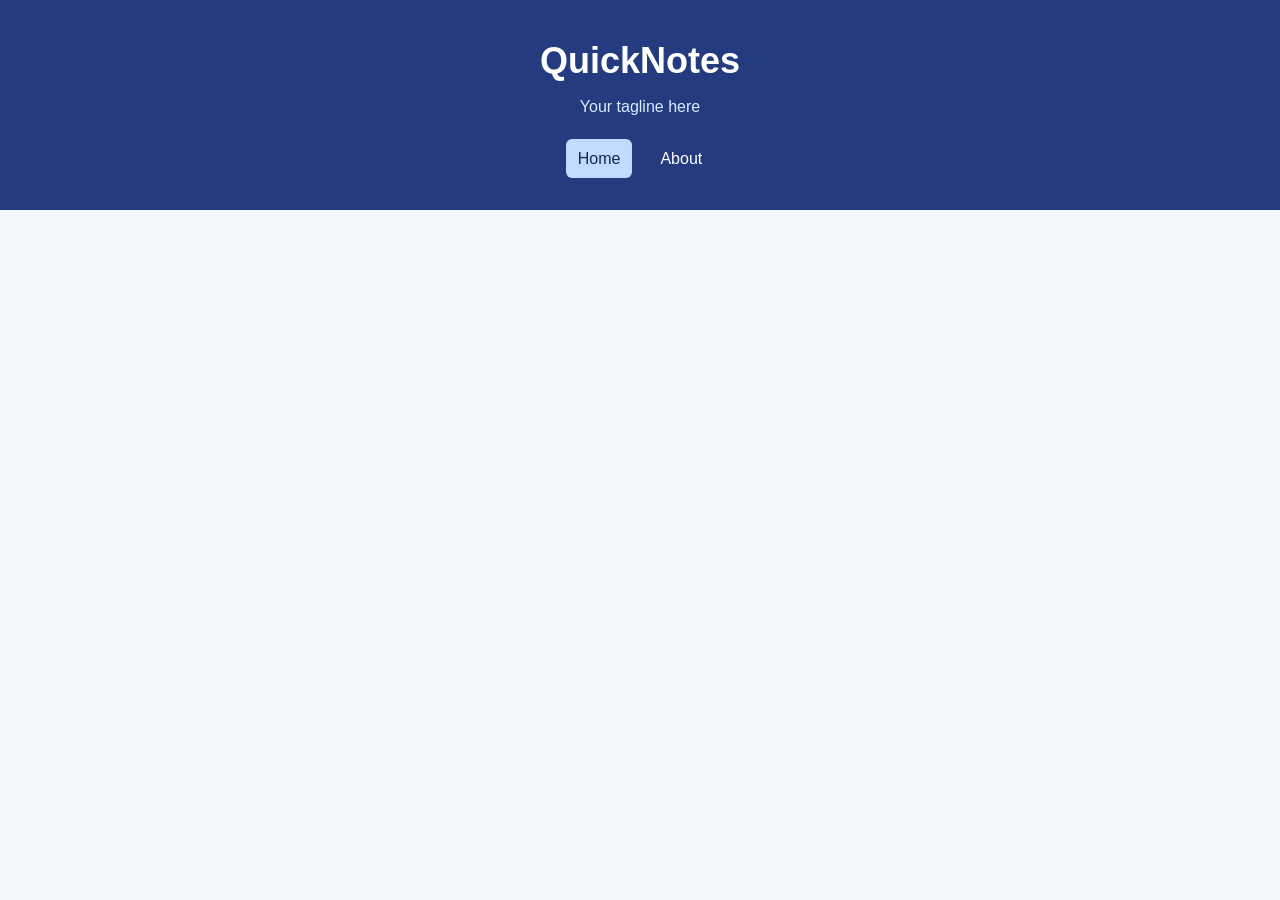
<file: day2/index.html>
<!DOCTYPE html>
<html lang="en">
<head>
  <meta charset="UTF-8">
  <meta name="viewport" content="width=device-width, initial-scale=1.0">
  <title>QuickNotes | Home</title>
  <link rel="stylesheet" href="style.css">
</head>
<body>
  <header>
    <h1>QuickNotes</h1>
    <p>Your tagline here</p>
    <nav>
      <a href="index.html" aria-current="page">Home</a>
      <a href="about.html">About</a>
    </nav>
  </header>
</body>
</html>
</file>
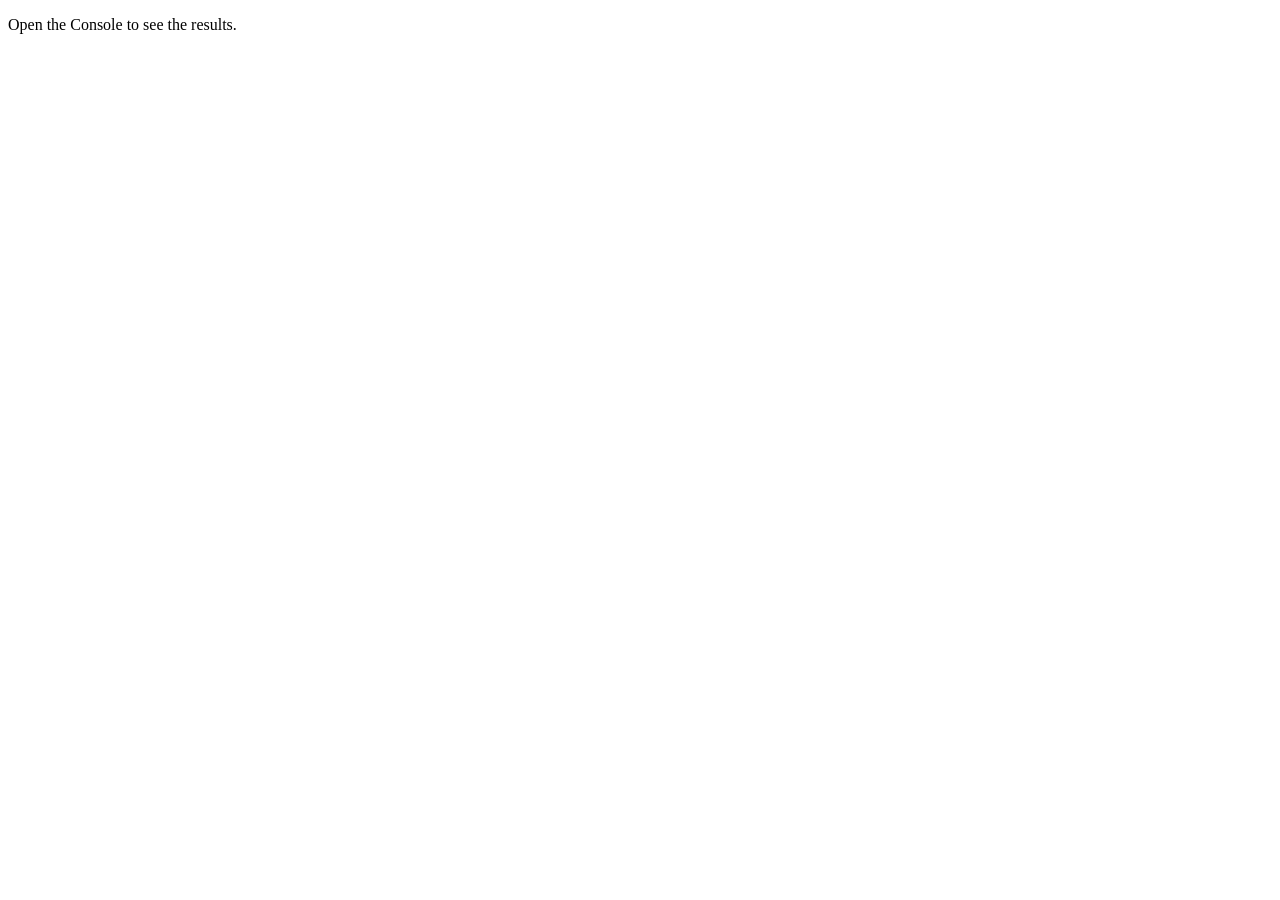
<file: day3/index.html>
<!DOCTYPE html>
<html lang="en">
<head>
  <meta charset="UTF-8">
  <meta name="viewport" content="width=device-width, initial-scale=1.0">
  <title>Notes Toolkit</title>
  <script src="script.js" defer></script>
</head>
<body>
  <p>Open the Console to see the results.</p>
</body>
</html>
</file>
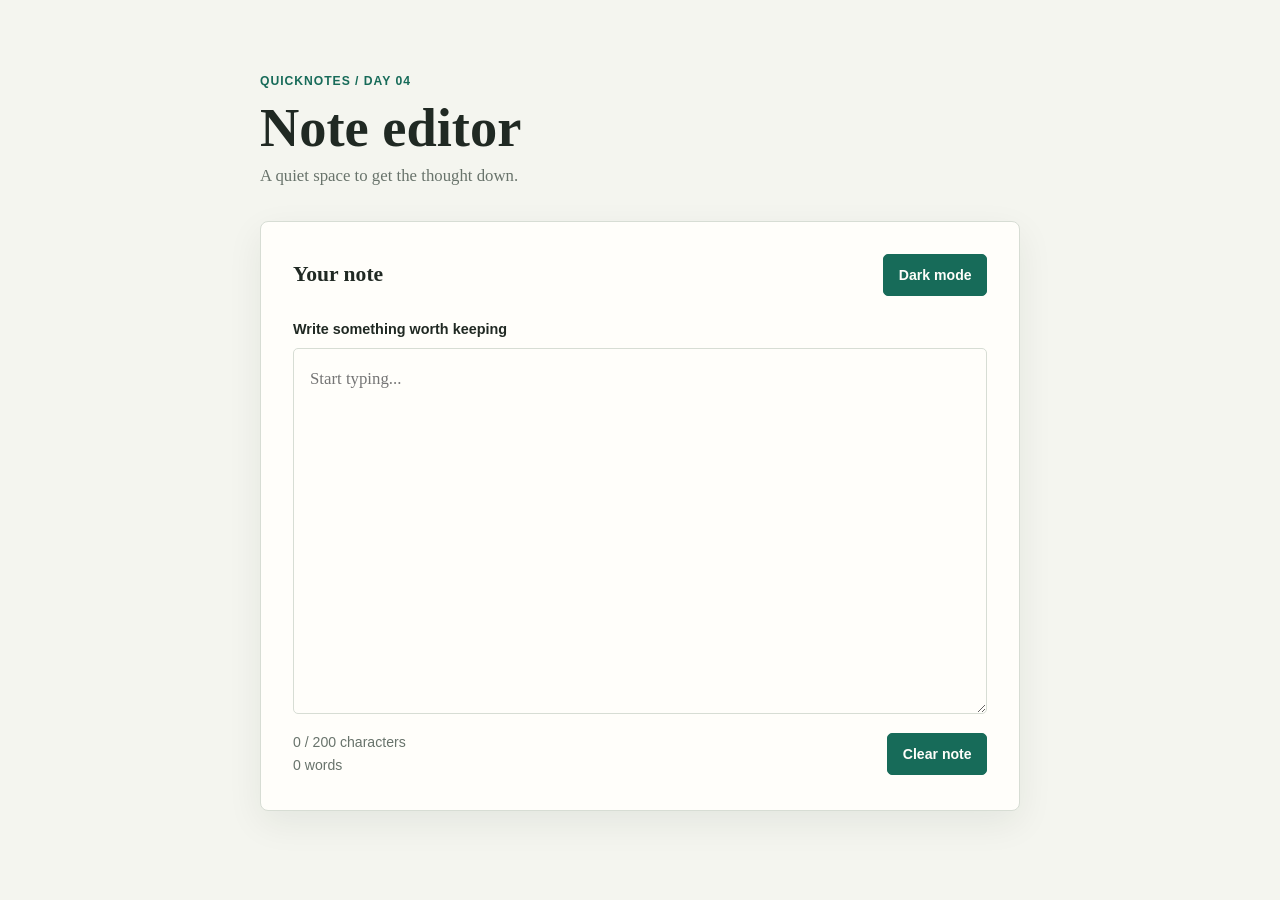
<file: day4/index.html>
<!DOCTYPE html>
<html lang="en">
<head>
  <meta charset="UTF-8">
  <meta name="viewport" content="width=device-width, initial-scale=1.0">
  <title>QuickNotes | Note Editor</title>
  <link rel="stylesheet" href="style.css">
  <script src="script.js" defer></script>
</head>
<body>
  <main>
    <header class="page-header">
      <p class="eyebrow">QUICKNOTES / DAY 04</p>
      <h1>Note editor</h1>
      <p class="intro">A quiet space to get the thought down.</p>
    </header>

    <section class="editor" aria-labelledby="editor-title">
      <div class="editor-heading">
        <h2 id="editor-title">Your note</h2>
        <button id="theme-toggle" type="button">Dark mode</button>
      </div>

      <label for="note-text">Write something worth keeping</label>
      <textarea id="note-text" rows="12" placeholder="Start typing..."></textarea>

      <div class="editor-footer">
        <div class="counts" aria-live="polite" aria-atomic="true">
          <p id="char-count">0 / 200 characters</p>
          <p id="word-count">0 words</p>
        </div>
        <button id="clear-btn" type="button">Clear note</button>
      </div>
    </section>
  </main>
</body>
</html>
</file>
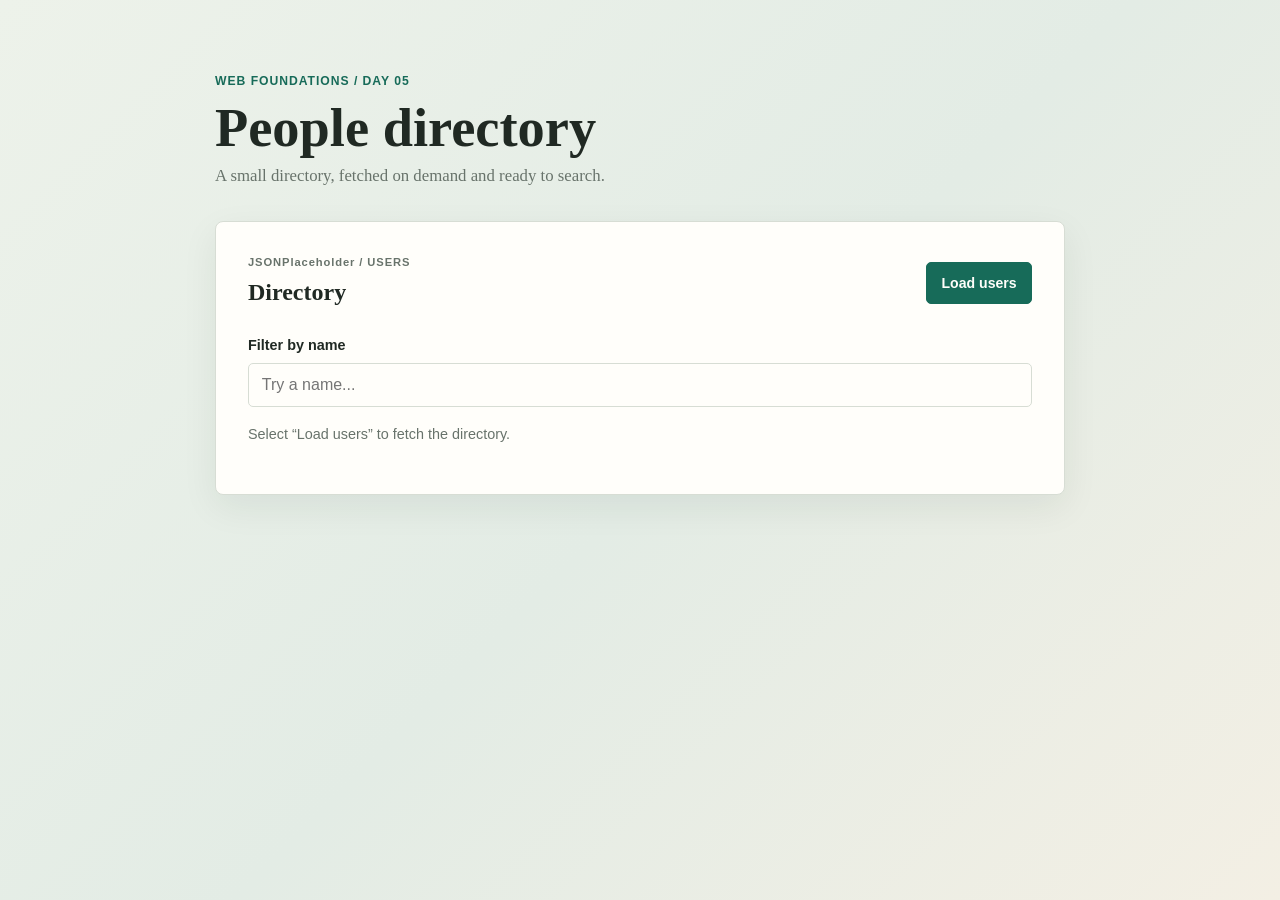
<file: day5/index.html>
<!DOCTYPE html>
<html lang="en">
<head>
  <meta charset="UTF-8">
  <meta name="viewport" content="width=device-width, initial-scale=1.0">
  <title>People directory | Day 5</title>
  <link rel="stylesheet" href="style.css">
  <script src="users.js" defer></script>
</head>
<body>
  <main>
    <header class="page-header">
      <p class="eyebrow">WEB FOUNDATIONS / DAY 05</p>
      <h1>People directory</h1>
      <p class="intro">A small directory, fetched on demand and ready to search.</p>
    </header>

    <section class="directory" aria-labelledby="directory-title">
      <div class="directory-heading">
        <div>
          <p class="section-kicker">JSONPlaceholder / USERS</p>
          <h2 id="directory-title">Directory</h2>
        </div>
        <button id="load-users" type="button">Load users</button>
      </div>

      <label for="filter-input">Filter by name</label>
      <input id="filter-input" type="search" placeholder="Try a name..." autocomplete="off">

      <p id="status" role="status" aria-live="polite">Select “Load users” to fetch the directory.</p>
      <ul id="users-list" aria-label="Users"></ul>
    </section>
  </main>
</body>
</html>
</file>
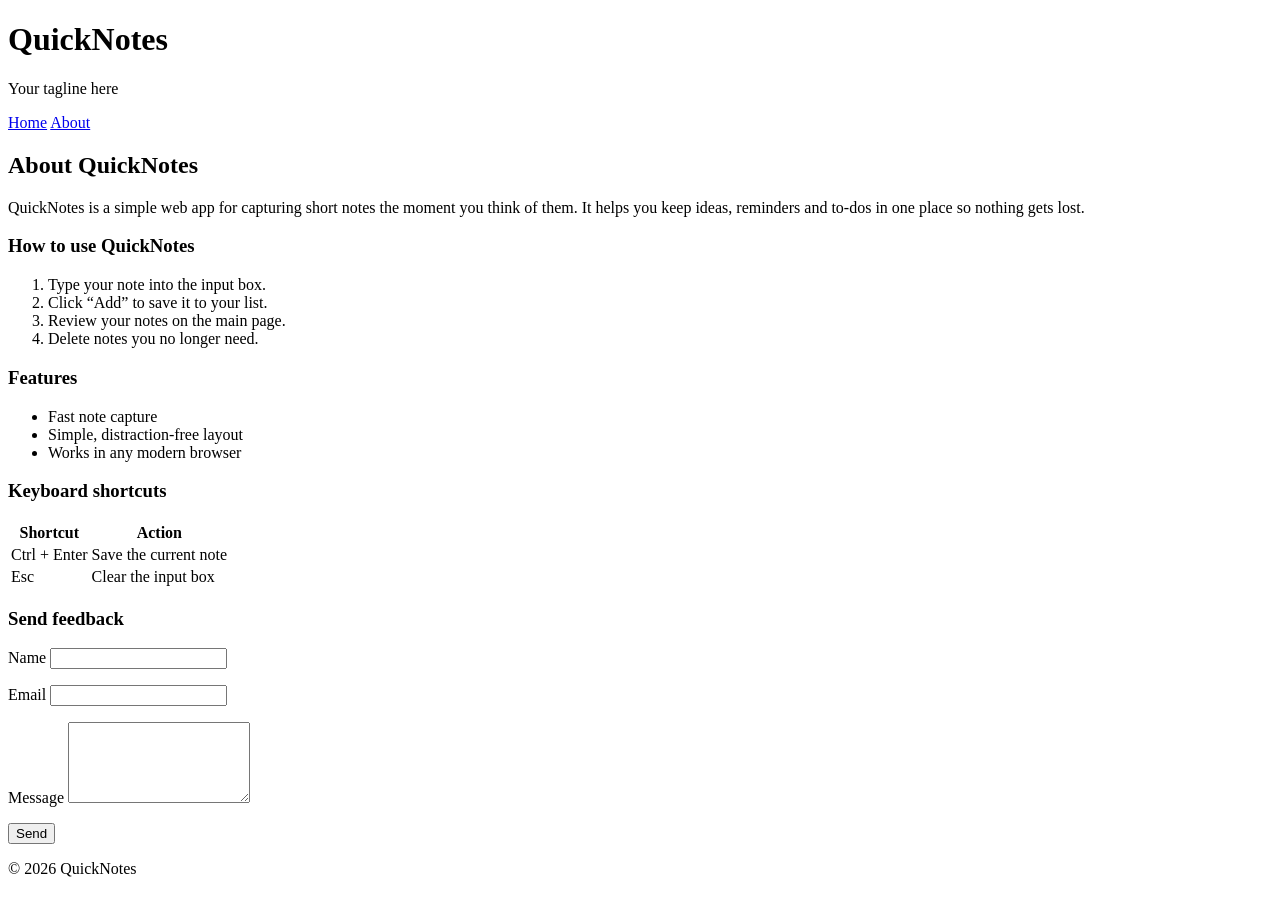
<file: day1/about.html>
<!DOCTYPE html>
<html lang="en">
<head>
  <meta charset="UTF-8">
  <meta name="viewport" content="width=device-width, initial-scale=1.0">
  <title>About QuickNotes</title>
</head>
<body>
  <header>
    <h1>QuickNotes</h1>
    <p>Your tagline here</p>
    <nav>
      <a href="index.html">Home</a>
      <a href="about.html" aria-current="page">About</a>
    </nav>
  </header>

  <main>
    <h2>About QuickNotes</h2>
    <p>QuickNotes is a simple web app for capturing short notes the moment you think of them. It helps you keep ideas, reminders and to-dos in one place so nothing gets lost.</p>

    <section>
      <h3>How to use QuickNotes</h3>
      <ol>
        <li>Type your note into the input box.</li>
        <li>Click “Add” to save it to your list.</li>
        <li>Review your notes on the main page.</li>
        <li>Delete notes you no longer need.</li>
      </ol>
    </section>

    <section>
      <h3>Features</h3>
      <ul>
        <li>Fast note capture</li>
        <li>Simple, distraction-free layout</li>
        <li>Works in any modern browser</li>
      </ul>
    </section>

    <section>
      <h3>Keyboard shortcuts</h3>
      <table>
        <thead>
          <tr>
            <th>Shortcut</th>
            <th>Action</th>
          </tr>
        </thead>
        <tbody>
          <tr>
            <td>Ctrl + Enter</td>
            <td>Save the current note</td>
          </tr>
          <tr>
            <td>Esc</td>
            <td>Clear the input box</td>
          </tr>
        </tbody>
      </table>
    </section>

    <section>
      <h3>Send feedback</h3>
      <form action="#" method="post">
        <p>
          <label for="name">Name</label>
          <input type="text" id="name" name="name" required>
        </p>
        <p>
          <label for="email">Email</label>
          <input type="email" id="email" name="email" required>
        </p>
        <p>
          <label for="message">Message</label>
          <textarea id="message" name="message" rows="5" required></textarea>
        </p>
        <button type="submit">Send</button>
      </form>
    </section>
  </main>

  <footer>
    <p>&copy; 2026 QuickNotes</p>
  </footer>
</body>
</html>
</file>
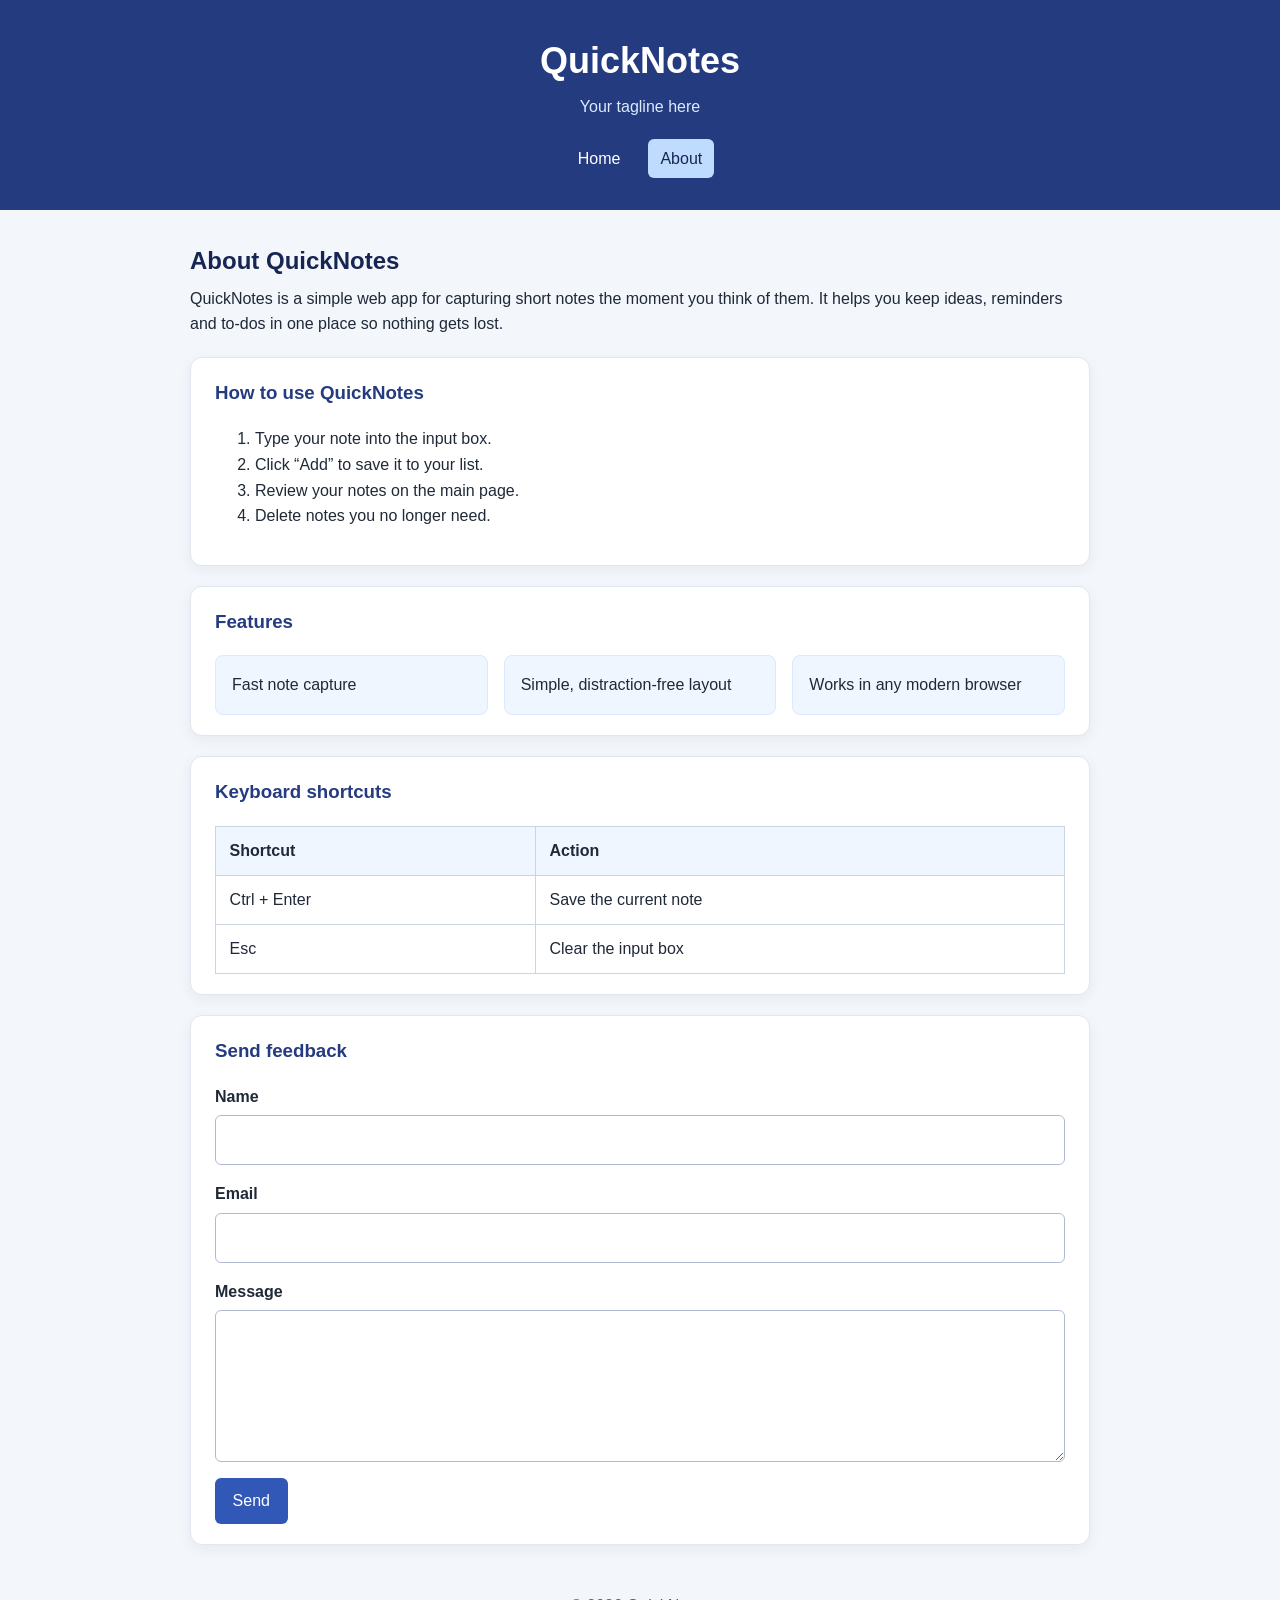
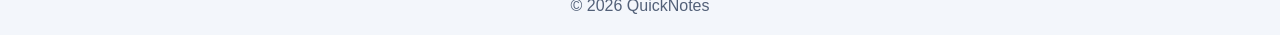
<file: day2/about.html>
<!DOCTYPE html>
<html lang="en">
<head>
  <meta charset="UTF-8">
  <meta name="viewport" content="width=device-width, initial-scale=1.0">
  <title>About QuickNotes</title>
  <link rel="stylesheet" href="style.css">
</head>
<body>
  <header>
    <h1>QuickNotes</h1>
    <p>Your tagline here</p>
    <nav>
      <a href="index.html">Home</a>
      <a href="about.html" aria-current="page">About</a>
    </nav>
  </header>

  <main>
    <h2>About QuickNotes</h2>
    <p>QuickNotes is a simple web app for capturing short notes the moment you think of them. It helps you keep ideas, reminders and to-dos in one place so nothing gets lost.</p>

    <section>
      <h3>How to use QuickNotes</h3>
      <ol>
        <li>Type your note into the input box.</li>
        <li>Click “Add” to save it to your list.</li>
        <li>Review your notes on the main page.</li>
        <li>Delete notes you no longer need.</li>
      </ol>
    </section>

    <section>
      <h3>Features</h3>
      <ul class="features">
        <li>Fast note capture</li>
        <li>Simple, distraction-free layout</li>
        <li>Works in any modern browser</li>
      </ul>
    </section>

    <section>
      <h3>Keyboard shortcuts</h3>
      <table>
        <thead>
          <tr>
            <th>Shortcut</th>
            <th>Action</th>
          </tr>
        </thead>
        <tbody>
          <tr>
            <td>Ctrl + Enter</td>
            <td>Save the current note</td>
          </tr>
          <tr>
            <td>Esc</td>
            <td>Clear the input box</td>
          </tr>
        </tbody>
      </table>
    </section>

    <section>
      <h3>Send feedback</h3>
      <form action="#" method="post">
        <p>
          <label for="name">Name</label>
          <input type="text" id="name" name="name" required>
        </p>
        <p>
          <label for="email">Email</label>
          <input type="email" id="email" name="email" required>
        </p>
        <p>
          <label for="message">Message</label>
          <textarea id="message" name="message" rows="5" required></textarea>
        </p>
        <button type="submit">Send</button>
      </form>
    </section>
  </main>

  <footer>
    <p>&copy; 2026 QuickNotes</p>
  </footer>
</body>
</html>
</file>
<file: day2/style.css>
/* Reset and base styles */
* {
  box-sizing: border-box;
}

body {
  margin: 0;
  color: #1f2937;
  background: #f3f6fb;
  font-family: Arial, Helvetica, sans-serif;
  line-height: 1.6;
}

/* Site header */
header {
  padding: 2rem 1.5rem;
  color: #fff;
  text-align: center;
  background: #253b80;
}

header h1 {
  margin: 0;
  font-size: 2.25rem;
}

header p {
  margin: 0.25rem 0 1.25rem;
  color: #dbeafe;
}

nav {
  display: flex;
  justify-content: center;
  gap: 16px;
}

nav a {
  padding: 0.4rem 0.75rem;
  border-radius: 6px;
  color: #fff;
  text-decoration: none;
  transition: background-color 180ms ease, color 180ms ease;
}

nav a:hover,
nav a:focus-visible,
nav a[aria-current="page"] {
  color: #172554;
  background: #bfdbfe;
}

main {
  width: min(100% - 2rem, 900px);
  margin: 2rem auto;
}

main > h2 {
  margin-bottom: 0.35rem;
  color: #172554;
}

main > p {
  margin-top: 0;
}

section {
  margin: 1.25rem 0;
  padding: 1.25rem 1.5rem;
  border: 1px solid #e1e7f0;
  border-radius: 12px;
  background: #fff;
  box-shadow: 0 4px 14px rgb(31 41 55 / 6%);
}

section h3 {
  margin-top: 0;
  color: #253b80;
}

.features {
  display: grid;
  grid-template-columns: repeat(auto-fit, minmax(180px, 1fr));
  gap: 1rem;
  margin: 0;
  padding: 0;
  list-style: none;
}

.features li {
  padding: 1rem;
  border: 1px solid #dbeafe;
  border-radius: 8px;
  background: #eff6ff;
}

table {
  width: 100%;
  border-collapse: collapse;
}

table th,
table td {
  padding: 0.7rem 0.85rem;
  border: 1px solid #cbd5e1;
  text-align: left;
}

table th {
  background: #eff6ff;
}

form p {
  margin: 0 0 1rem;
}

form label {
  display: block;
  margin-bottom: 0.35rem;
  font-weight: 600;
}

form input,
form textarea {
  display: block;
  width: 100%;
  padding: 0.7rem 0.8rem;
  border: 1px solid #aebbd0;
  border-radius: 6px;
  color: inherit;
  font: inherit;
}

form input:focus,
form textarea:focus {
  border-color: #3158b7;
  outline: 3px solid #bfdbfe;
}

button {
  padding: 0.65rem 1.1rem;
  border: 0;
  border-radius: 6px;
  color: #fff;
  background: #3158b7;
  font: inherit;
  cursor: pointer;
  transition: background-color 180ms ease, transform 180ms ease;
}

button:hover,
button:focus-visible {
  background: #1e3a8a;
  transform: translateY(-2px);
}

footer {
  padding: 1rem;
  color: #526078;
  text-align: center;
}

footer p {
  margin: 0;
}

@media (max-width: 600px) {
  header {
    padding: 1.25rem 1rem;
  }

  header h1 {
    font-size: 1.75rem;
  }

  main {
    width: min(100% - 1.25rem, 900px);
    margin: 1.25rem auto;
  }

  section {
    padding: 1rem;
  }

  table th,
  table td {
    padding: 0.55rem;
  }
}
</file>
<file: day4/style.css>
* {
  box-sizing: border-box;
}

:root {
  color-scheme: light;
  --page: #f4f5ef;
  --surface: #fffefa;
  --ink: #202923;
  --muted: #68736b;
  --line: #d7ddd4;
  --accent: #176b59;
  --accent-hover: #105443;
  --warning: #b85a12;
  --over: #b52c32;
  --focus: #83b9a9;
}

body.dark {
  color-scheme: dark;
  --page: #1c2525;
  --surface: #263130;
  --ink: #edf1e9;
  --muted: #b1beb5;
  --line: #465451;
  --accent: #7ac4a8;
  --accent-hover: #9bd8bf;
  --warning: #f0a55f;
  --over: #ff8585;
  --focus: #9bd8bf;
}

body {
  min-height: 100vh;
  margin: 0;
  color: var(--ink);
  background: var(--page);
  font-family: Georgia, "Times New Roman", serif;
  line-height: 1.55;
  transition: color 180ms ease, background-color 180ms ease;
}

main {
  width: min(100% - 2rem, 760px);
  margin: 0 auto;
  padding: clamp(2.5rem, 8vh, 5rem) 0;
}

.page-header {
  margin-bottom: 2rem;
}

.eyebrow {
  margin: 0 0 0.5rem;
  color: var(--accent);
  font-family: Arial, Helvetica, sans-serif;
  font-size: 0.76rem;
  font-weight: 700;
  letter-spacing: 0.08em;
}

h1,
h2,
p {
  margin-top: 0;
}

h1 {
  margin-bottom: 0.25rem;
  font-size: clamp(2.2rem, 8vw, 3.4rem);
  line-height: 1.1;
}

.intro {
  margin: 0;
  color: var(--muted);
  font-size: 1.05rem;
}

.editor {
  padding: clamp(1.1rem, 4vw, 2rem);
  border: 1px solid var(--line);
  border-radius: 8px;
  background: var(--surface);
  box-shadow: 0 12px 36px rgb(20 40 32 / 7%);
}

.editor-heading,
.editor-footer {
  display: flex;
  align-items: center;
  justify-content: space-between;
  gap: 1rem;
}

.editor-heading {
  margin-bottom: 1.4rem;
}

.editor-heading h2 {
  margin: 0;
  font-size: 1.35rem;
}

label {
  display: block;
  margin-bottom: 0.45rem;
  font-family: Arial, Helvetica, sans-serif;
  font-size: 0.9rem;
  font-weight: 700;
}

textarea {
  display: block;
  width: 100%;
  min-height: 260px;
  padding: 1rem;
  border: 1px solid var(--line);
  border-radius: 5px;
  color: var(--ink);
  background: var(--surface);
  font: 1.05rem/1.65 Georgia, "Times New Roman", serif;
  resize: vertical;
}

textarea:focus-visible,
button:focus-visible {
  outline: 3px solid var(--focus);
  outline-offset: 3px;
}

.editor-footer {
  margin-top: 1rem;
}

.counts p {
  margin: 0.1rem 0;
  color: var(--muted);
  font-family: Arial, Helvetica, sans-serif;
  font-size: 0.88rem;
}

#char-count.warning {
  color: var(--warning);
}

#char-count.over {
  color: var(--over);
  font-weight: 700;
}

button {
  min-height: 42px;
  padding: 0.55rem 0.9rem;
  border: 1px solid var(--accent);
  border-radius: 5px;
  color: var(--surface);
  background: var(--accent);
  font: 700 0.88rem Arial, Helvetica, sans-serif;
  cursor: pointer;
  transition: background-color 160ms ease, border-color 160ms ease;
}

button:hover {
  border-color: var(--accent-hover);
  background: var(--accent-hover);
}

@media (max-width: 480px) {
  .editor-footer {
    align-items: flex-start;
    flex-direction: column;
  }
}
</file>
<file: day5/style.css>
* {
  box-sizing: border-box;
}

:root {
  color-scheme: light;
  --page: #eef3ed;
  --surface: #fffefa;
  --ink: #202923;
  --muted: #68736b;
  --line: #d7ddd4;
  --accent: #176b59;
  --accent-hover: #105443;
  --focus: #83b9a9;
}

body {
  min-height: 100vh;
  margin: 0;
  color: var(--ink);
  background: linear-gradient(135deg, #edf2ea 0%, #e3ece5 52%, #f3efe4 100%);
  font-family: Georgia, "Times New Roman", serif;
  line-height: 1.55;
}

main {
  width: min(100% - 2rem, 850px);
  margin: 0 auto;
  padding: clamp(2.5rem, 8vh, 5rem) 0;
}

.page-header {
  margin-bottom: 2rem;
}

.eyebrow,
.section-kicker,
label,
.detail-label,
button,
#status {
  font-family: Arial, Helvetica, sans-serif;
}

.eyebrow {
  margin: 0 0 0.5rem;
  color: var(--accent);
  font-size: 0.76rem;
  font-weight: 700;
  letter-spacing: 0.08em;
}

h1,
h2,
h3,
p {
  margin-top: 0;
}

h1 {
  margin-bottom: 0.25rem;
  font-size: clamp(2.2rem, 8vw, 3.4rem);
  line-height: 1.1;
}

.intro {
  margin: 0;
  color: var(--muted);
  font-size: 1.05rem;
}

.directory {
  padding: clamp(1.1rem, 4vw, 2rem);
  border: 1px solid var(--line);
  border-radius: 8px;
  background: var(--surface);
  box-shadow: 0 12px 36px rgb(20 40 32 / 7%);
}

.directory-heading {
  display: flex;
  align-items: center;
  justify-content: space-between;
  gap: 1rem;
  margin-bottom: 1.4rem;
}

.directory-heading h2 {
  margin: 0;
  font-size: 1.5rem;
}

.section-kicker {
  margin: 0 0 0.2rem;
  color: var(--muted);
  font-size: 0.7rem;
  font-weight: 700;
  letter-spacing: 0.08em;
}

label {
  display: block;
  margin-bottom: 0.45rem;
  font-size: 0.9rem;
  font-weight: 700;
}

input {
  display: block;
  width: 100%;
  min-height: 44px;
  padding: 0.65rem 0.8rem;
  border: 1px solid var(--line);
  border-radius: 5px;
  color: var(--ink);
  background: var(--surface);
  font: 1rem Arial, Helvetica, sans-serif;
}

input:focus-visible,
button:focus-visible {
  outline: 3px solid var(--focus);
  outline-offset: 3px;
}

button {
  min-height: 42px;
  padding: 0.55rem 0.9rem;
  border: 1px solid var(--accent);
  border-radius: 5px;
  color: var(--surface);
  background: var(--accent);
  font-size: 0.88rem;
  font-weight: 700;
  cursor: pointer;
}

button:hover:not(:disabled) {
  border-color: var(--accent-hover);
  background: var(--accent-hover);
}

button:disabled {
  cursor: wait;
  opacity: 0.65;
}

#status {
  min-height: 1.5em;
  margin: 1rem 0;
  color: var(--muted);
  font-size: 0.9rem;
}

#users-list {
  display: grid;
  grid-template-columns: repeat(auto-fit, minmax(min(100%, 250px), 1fr));
  gap: 0.8rem;
  margin: 0;
  padding: 0;
  list-style: none;
}

.user-entry {
  min-width: 0;
  padding: 1rem;
  border: 1px solid var(--line);
  border-radius: 5px;
  background: #f7f8f2;
  overflow-wrap: anywhere;
}

.user-entry h3 {
  margin-bottom: 0.65rem;
  color: var(--accent);
  font-size: 1.15rem;
}

.user-entry p {
  display: grid;
  grid-template-columns: 4.6rem minmax(0, 1fr);
  gap: 0.5rem;
  margin: 0.35rem 0 0;
  font-size: 0.9rem;
}

.detail-label {
  color: var(--muted);
  font-size: 0.76rem;
  font-weight: 700;
  text-transform: uppercase;
}

@media (max-width: 480px) {
  .directory-heading {
    align-items: flex-start;
    flex-direction: column;
  }
}
</file>
